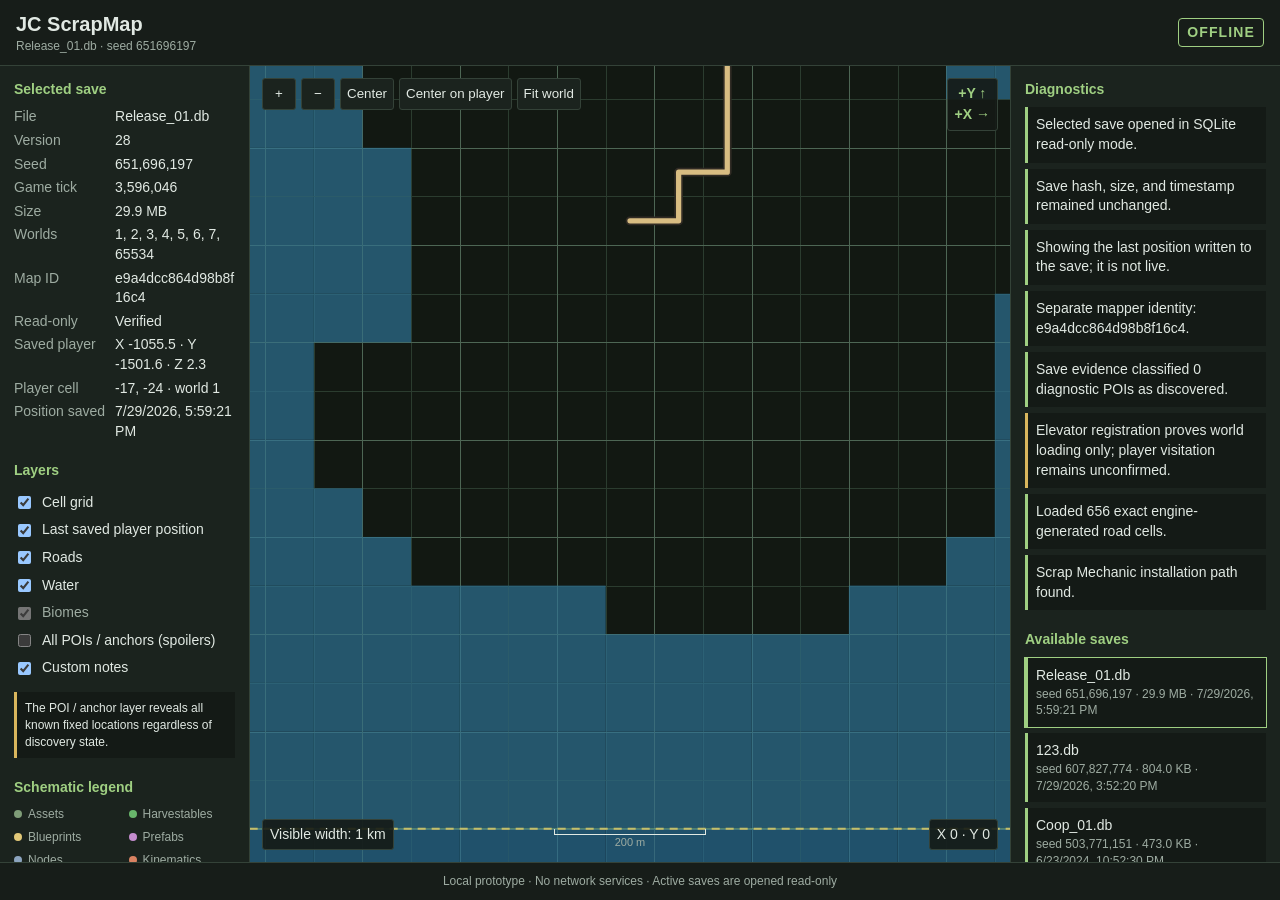
<file: previous_versions/JC_ScrapMap-v0.6.0/web/index.html>
<!doctype html>
<html lang="en">
<head>
  <meta charset="utf-8">
  <meta name="viewport" content="width=device-width, initial-scale=1">
  <title>JC ScrapMap</title>
  <link rel="stylesheet" href="app.css">
</head>
<body>
  <header>
    <div>
      <h1>JC ScrapMap</h1>
      <p id="subtitle">Offline map prototype</p>
    </div>
    <div id="offlineBadge" class="badge">OFFLINE</div>
  </header>

  <main>
    <aside class="panel sidebar">
      <section>
        <h2>Selected save</h2>
        <dl id="saveDetails"></dl>
      </section>

      <section>
        <h2>Layers</h2>
        <div id="layers"></div>
        <div class="status warning spoiler-warning">
          The POI / anchor layer reveals all known fixed locations regardless
          of discovery state.
        </div>
      </section>

      <section>
        <h2>Schematic legend</h2>
        <div class="legend">
          <span><i class="dot asset"></i>Assets</span>
          <span><i class="dot harvestable"></i>Harvestables</span>
          <span><i class="dot blueprint"></i>Blueprints</span>
          <span><i class="dot prefab"></i>Prefabs</span>
          <span><i class="dot node"></i>Nodes</span>
          <span><i class="dot kinematic"></i>Kinematics</span>
        </div>
      </section>

      <section>
        <h2>Status</h2>
        <div id="playerStatus" class="status warning"></div>
        <div id="mapStatus" class="status warning"></div>
        <button id="discoveryButton" class="discovery-button" type="button" hidden>
          Mark discovered
        </button>
      </section>

      <section>
        <h2>Custom note</h2>
        <p class="small">Use “New note” to place one at the map center, or right-click the map.</p>
        <button id="newMarkerButton" class="wide-button" type="button">New note at center</button>
        <form id="markerForm" hidden>
          <label>Title<input id="markerTitle" maxlength="80" required></label>
          <label>Category
            <select id="markerCategory">
              <option value="note">Note</option><option value="base">Base</option>
              <option value="resource">Resource</option><option value="danger">Danger</option>
              <option value="vehicle">Vehicle</option>
            </select>
          </label>
          <label>Color
            <select id="markerColor">
              <option value="#f2c94c">Yellow</option><option value="#eb5757">Red</option>
              <option value="#56ccf2">Blue</option><option value="#6fcf97">Green</option>
              <option value="#bb6bd9">Purple</option>
            </select>
          </label>
          <label>Notes<textarea id="markerNote" maxlength="2000" rows="4"></textarea></label>
          <div class="form-actions">
            <button type="submit">Save</button>
            <button id="deleteMarkerButton" type="button" hidden>Delete</button>
            <button id="cancelMarkerButton" type="button">Cancel</button>
          </div>
        </form>
      </section>
    </aside>

    <section class="map-shell" aria-label="Map">
      <canvas id="mapCanvas"></canvas>
      <div class="map-controls">
        <button id="zoomIn" type="button" title="Zoom in">+</button>
        <button id="zoomOut" type="button" title="Zoom out">−</button>
        <button id="centerMap" type="button">Center</button>
        <button id="centerPlayer" type="button" hidden>Center on player</button>
        <button id="fitWorld" type="button">Fit world</button>
      </div>
      <div id="zoomReadout" class="map-readout"></div>
      <div id="coordinateReadout" class="coordinate-readout">X 0 · Y 0</div>
      <div class="axes"><span>+Y ↑</span><span>+X →</span></div>
      <div id="scaleBar" class="scale-bar"><span></span><label></label></div>
    </section>

    <aside class="panel diagnostics">
      <section>
        <h2>Diagnostics</h2>
        <div id="diagnosticsList"></div>
      </section>
      <section>
        <h2>Available saves</h2>
        <div id="saveList"></div>
      </section>
    </aside>
  </main>

  <footer>
    Local prototype · No network services · Active saves are opened read-only
  </footer>

  <script src="app.js"></script>
</body>
</html>
</file>
<file: previous_versions/JC_ScrapMap-v0.6.0/web/app.css>
:root {
  color-scheme: dark;
  --background: #111613;
  --panel: #1b231e;
  --panel-border: #344238;
  --text: #e1e9e3;
  --muted: #9eaca2;
  --accent: #9fcf82;
  --warning: #d9b65d;
  --danger: #d97a6c;
  --grid: #34483b;
  --grid-major: #57705e;
}

* {
  box-sizing: border-box;
}

html,
body {
  width: 100%;
  height: 100%;
  margin: 0;
  overflow: hidden;
  background: var(--background);
  color: var(--text);
  font: 14px/1.4 "Segoe UI", Arial, sans-serif;
}

body {
  display: grid;
  grid-template-rows: auto 1fr auto;
}

header,
footer {
  display: flex;
  align-items: center;
  justify-content: space-between;
  padding: 10px 16px;
  background: #171d19;
  border-color: var(--panel-border);
}

header {
  border-bottom: 1px solid var(--panel-border);
}

footer {
  justify-content: center;
  border-top: 1px solid var(--panel-border);
  color: var(--muted);
  font-size: 12px;
}

h1,
h2,
p {
  margin: 0;
}

h1 {
  font-size: 20px;
}

h2 {
  margin-bottom: 8px;
  font-size: 14px;
  color: var(--accent);
}

#subtitle {
  color: var(--muted);
  font-size: 12px;
}

.badge {
  padding: 4px 8px;
  border: 1px solid var(--accent);
  border-radius: 4px;
  color: var(--accent);
  font-weight: 700;
  letter-spacing: 0.08em;
}

main {
  min-height: 0;
  display: grid;
  grid-template-columns: 250px minmax(300px, 1fr) 270px;
}

.panel {
  min-height: 0;
  overflow: auto;
  padding: 14px;
  background: var(--panel);
}

.sidebar {
  border-right: 1px solid var(--panel-border);
}

.diagnostics {
  border-left: 1px solid var(--panel-border);
}

.panel section + section {
  margin-top: 20px;
}

dl {
  display: grid;
  grid-template-columns: auto 1fr;
  gap: 4px 10px;
  margin: 0;
}

dt {
  color: var(--muted);
}

dd {
  min-width: 0;
  margin: 0;
  overflow-wrap: anywhere;
}

.layer {
  display: flex;
  gap: 8px;
  align-items: center;
  padding: 4px 0;
}

.layer.unavailable {
  color: var(--muted);
}

.status,
.diagnostic,
.save-item {
  margin: 6px 0;
  padding: 8px;
  border-left: 3px solid var(--accent);
  background: #141a16;
}

.warning {
  border-color: var(--warning);
}

.error {
  border-color: var(--danger);
}

.save-item.selected {
  outline: 1px solid var(--accent);
}

.save-item[role="button"] {
  cursor: pointer;
}

.save-item[role="button"]:hover,
.save-item[role="button"]:focus {
  outline: 1px solid var(--accent);
}

.save-item.switching {
  opacity: 0.7;
  cursor: wait;
}

.discovery-button {
  width: 100%;
  margin-top: 8px;
}

.wide-button,
#markerForm input,
#markerForm select,
#markerForm textarea {
  width: 100%;
}

#markerForm {
  margin-top: 10px;
}

#markerForm label {
  display: block;
  margin-top: 8px;
  color: var(--muted);
}

#markerForm input,
#markerForm select,
#markerForm textarea {
  display: block;
  margin-top: 3px;
  padding: 6px;
  border: 1px solid var(--panel-border);
  border-radius: 3px;
  background: #111613;
  color: var(--text);
  font: inherit;
}

.form-actions {
  display: flex;
  gap: 5px;
  margin-top: 8px;
}

.small {
  color: var(--muted);
  font-size: 12px;
}

.map-shell {
  position: relative;
  min-width: 0;
  min-height: 0;
  overflow: hidden;
  background: #0c110e;
}

#mapCanvas {
  display: block;
  width: 100%;
  height: 100%;
  cursor: grab;
}

#mapCanvas.dragging {
  cursor: grabbing;
}

.map-controls {
  position: absolute;
  top: 12px;
  left: 12px;
  display: flex;
  gap: 5px;
}

button {
  min-width: 34px;
  min-height: 32px;
  border: 1px solid var(--panel-border);
  border-radius: 3px;
  background: var(--panel);
  color: var(--text);
  cursor: pointer;
}

button:hover {
  border-color: var(--accent);
}

.map-readout,
.coordinate-readout,
.axes {
  position: absolute;
  padding: 5px 7px;
  border: 1px solid var(--panel-border);
  border-radius: 3px;
  background: rgb(20 26 22 / 90%);
}

.map-readout {
  left: 12px;
  bottom: 12px;
}

.coordinate-readout {
  right: 12px;
  bottom: 12px;
}

.axes {
  top: 12px;
  right: 12px;
  color: var(--accent);
  font-weight: 700;
  display: grid;
  gap: 2px;
  text-align: center;
}

.scale-bar {
  position: absolute;
  left: 50%;
  bottom: 12px;
  transform: translateX(-50%);
  text-align: center;
  color: var(--muted);
  font-size: 11px;
}

.scale-bar span {
  display: block;
  height: 6px;
  border: solid var(--text);
  border-width: 0 1px 1px;
}

.spoiler-warning {
  margin-top: 10px;
  font-size: 12px;
}

.legend {
  display: grid;
  grid-template-columns: 1fr 1fr;
  gap: 6px 8px;
  color: var(--muted);
  font-size: 12px;
}

.legend span {
  display: flex;
  align-items: center;
  gap: 6px;
}

.dot {
  width: 8px;
  height: 8px;
  flex: 0 0 8px;
  border-radius: 50%;
  background: #d7ded9;
}

.dot.asset {
  background: #7f9d78;
}

.dot.harvestable {
  background: #68b66b;
}

.dot.blueprint {
  background: #e2c878;
}

.dot.prefab {
  background: #c48cce;
}

.dot.node {
  background: #8ca4bf;
}

.dot.kinematic {
  background: #d98262;
}

@media (max-width: 900px) {
  main {
    grid-template-columns: 220px 1fr;
  }

  .diagnostics {
    display: none;
  }
}
</file>
